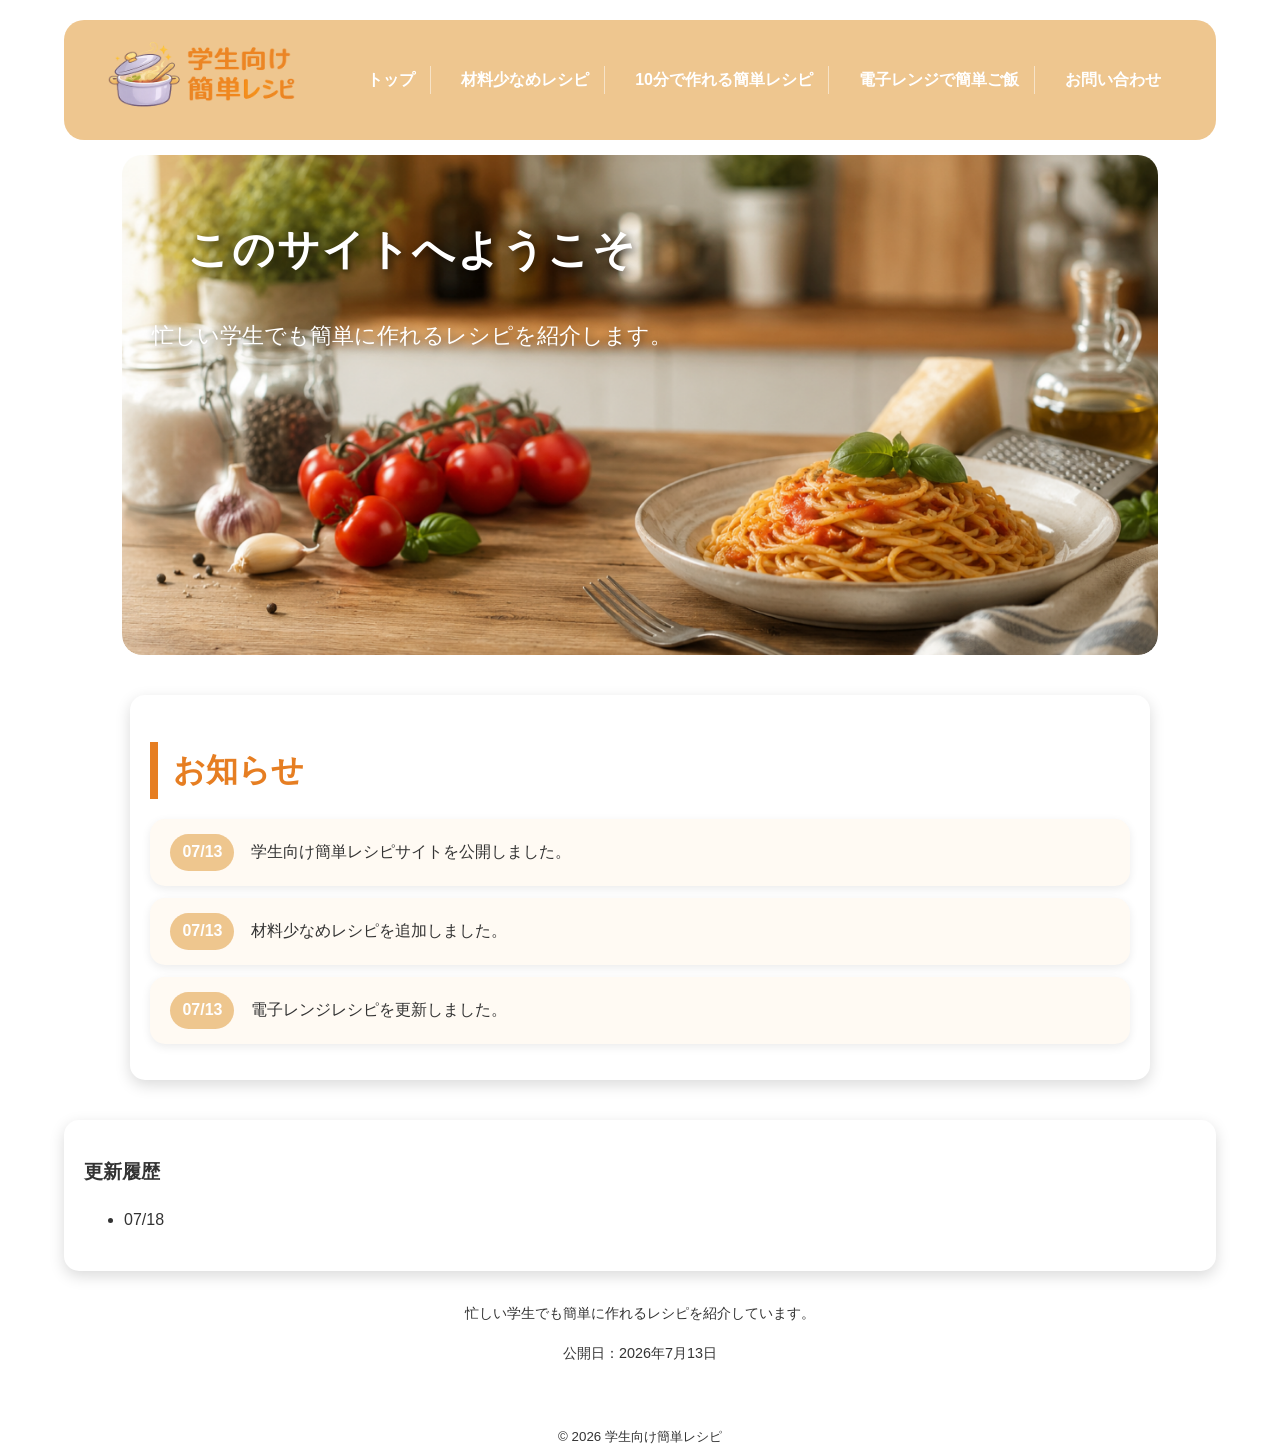
<file: index.html>
<!DOCTYPE html>
<html lang="ja">

<head>
    <meta charset="utf-8">
    <meta name="description" content="忙しい学生向けに、材料少なめ・10分・電子レンジで作れる簡単レシピを紹介するサイトです。">
    <meta name="viewport" content="width=device-width">
    <title>学生向け簡単レシピ</title>
    <link rel="stylesheet" href="css/mystyle.css">
</head>

<body>
<div class="container">
<header class="topbar">
    <div class="logo">
       <img src="image/logo.png"
         alt="学生向け簡単レシピ"
         width="500"
         height="250">
    </div>

    <nav>
    <ul>
        <li><a href="index.html">トップ</a></li>
        <li><a href="content1.html">材料少なめレシピ</a></li>
        <li><a href="content2.html">10分で作れる簡単レシピ</a></li>
        <li><a href="content3.html">電子レンジで簡単ご飯</a></li>
        <li><a href="content4.html">お問い合わせ</a></li>
    </ul>
</nav>
</header>

<header class="hero">
    <img src="image/main.png" alt="料理画像"  width="1200" height="600">

    <div class="catch">
        <h1>このサイトへようこそ</h1>
        <p>
            忙しい学生でも簡単に作れるレシピを紹介します。
        </p>
    </div>
</header>
<section class="news">
    <h2>お知らせ</h2>
    <ul>
        <li><time datetime="2026-07-13">07/13</time> 学生向け簡単レシピサイトを公開しました。</li>
        <li><time datetime="2026-07-13">07/13</time> 材料少なめレシピを追加しました。</li>
        <li><time datetime="2026-07-13">07/13</time> 電子レンジレシピを更新しました。</li>
    </ul>
</section>
<section class="update">
<h2>更新履歴</h2>
<ul>
<li><time datetime="2026-07-18">07/18</time><a href="content1.html#content4">材料少なめレシピに「鶏むね肉の照り焼き」を追加しました。</a></li>
</ul>
</section>
</div>
<footer>
<p>忙しい学生でも簡単に作れるレシピを紹介しています。</p>
<p>公開日：2026年7月13日</p>
<p>
<a href="https://validator.w3.org/" target="_blank">HTML Validator</a>
<a href="https://jigsaw.w3.org/css-validator/">CSS Validator</a>
</p>
<small>&copy; 2026 学生向け簡単レシピ</small>
</footer>
</body>
</html>
</file>
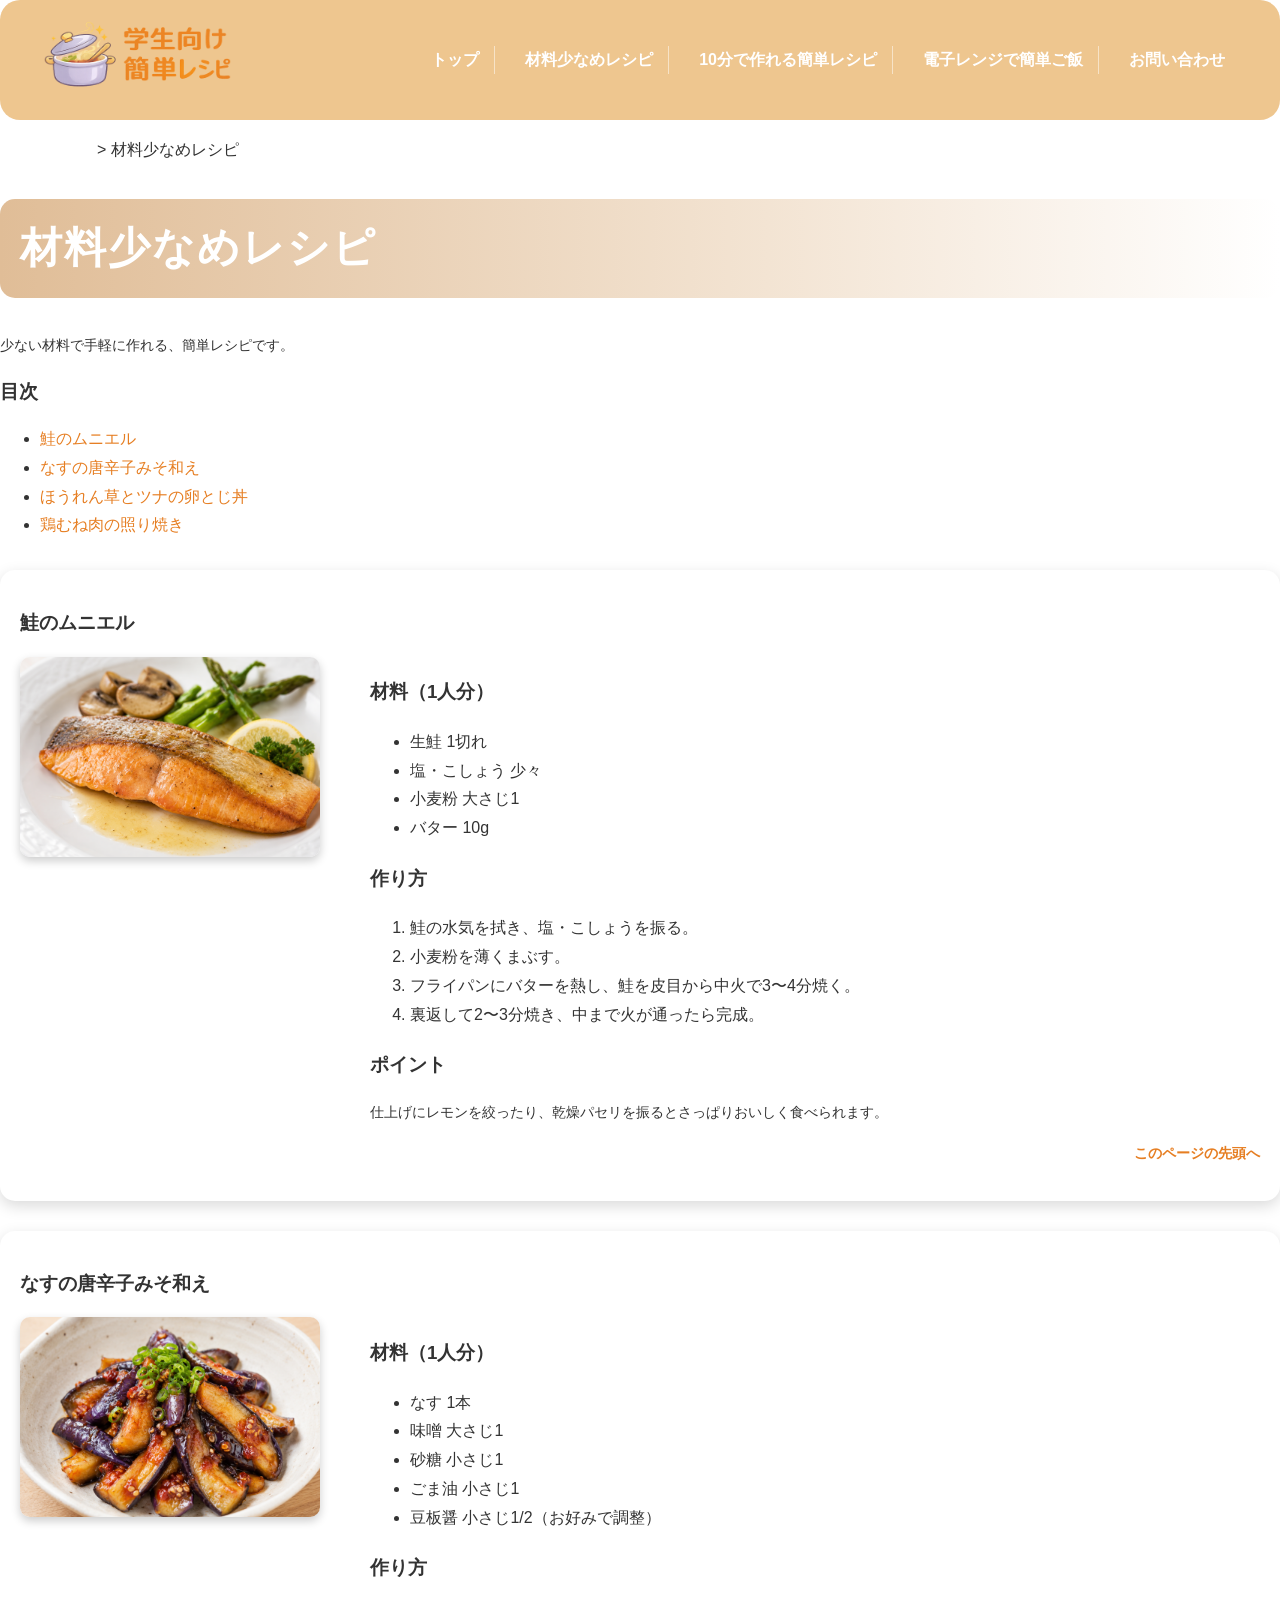
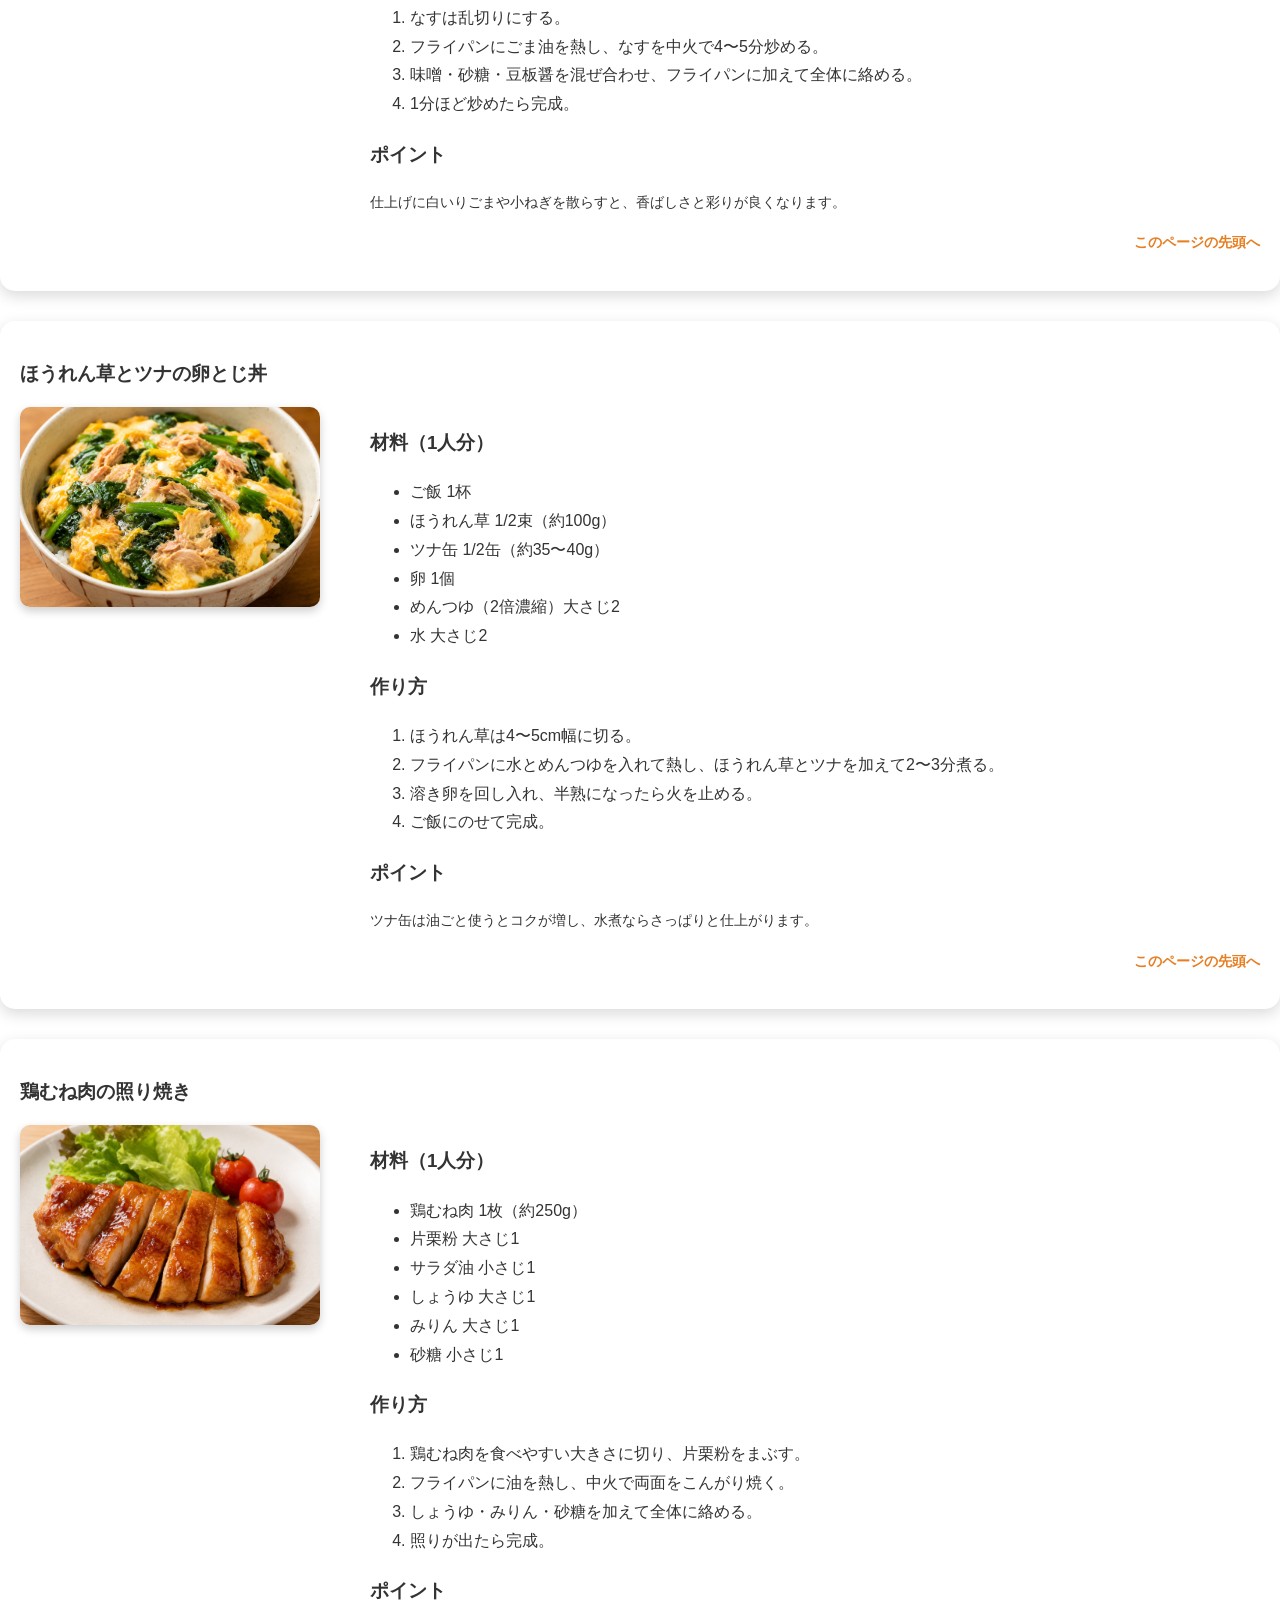
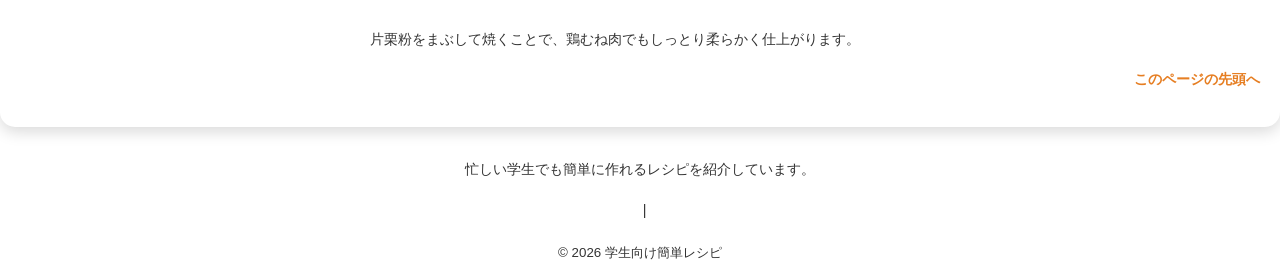
<file: content1.html>
<!DOCTYPE html>
<html lang="ja">
<head>
    <meta charset="utf-8">
    <meta name="description" content="忙しい学生向けの簡単レシピを紹介するWebサイトです。">
    <meta name="viewport" content="width=device-width">
    <title>材料少なめレシピ</title>
    <link rel="stylesheet" href="css/mystyle.css">
</head>
<body>
<header class="topbar">
    <div class="logo" id="pagetop">
       <img src="image/logo.png"
         alt="学生向け簡単レシピ"
         width="500"
         height="250">
    </div>

   <nav>
    <ul>
        <li><a href="index.html">トップ</a></li>
        <li><a href="content1.html">材料少なめレシピ</a></li>
        <li><a href="content2.html">10分で作れる簡単レシピ</a></li>
        <li><a href="content3.html">電子レンジで簡単ご飯</a></li>
        <li><a href="contact4.html">お問い合わせ</a></li>
    </ul>
</nav>
</header>
<article class="page">
<ol class="breadcrumb">
<li><a href="index.html">トップ</a>&nbsp;&nbsp;&gt;</li>
<li>材料少なめレシピ</li>
</ol>
<h1 class="sub-h1">材料少なめレシピ</h1>
<p>少ない材料で手軽に作れる、簡単レシピです。</p>
<h2>目次</h2>
<ul class="mokuji">
<li><a href="#content1">鮭のムニエル</a></li>
<li><a href="#content2">なすの唐辛子みそ和え</a></li>
<li><a href="#content3">ほうれん草とツナの卵とじ丼</a></li>
<li><a href="#content4">鶏むね肉の照り焼き</a></li>
</ul>
<section id="content1">
<h2>鮭のムニエル</h2>
<div class="recipe">
<img src="image/syake.png" width="400" height="300" alt="鮭のムニエル" class="point-img">
<div class="recipe-text">
<h3>材料（1人分）</h3>
<ul>
<li>生鮭 1切れ</li>
<li>塩・こしょう 少々</li>
<li>小麦粉 大さじ1</li>
<li>バター 10g</li>
</ul>
<h3>作り方</h3>
<ol>
<li>鮭の水気を拭き、塩・こしょうを振る。</li>
<li>小麦粉を薄くまぶす。</li>
<li>フライパンにバターを熱し、鮭を皮目から中火で3〜4分焼く。</li>
<li>裏返して2〜3分焼き、中まで火が通ったら完成。</li>
</ol>
<h3>ポイント</h3>
<p>仕上げにレモンを絞ったり、乾燥パセリを振るとさっぱりおいしく食べられます。</p>
<p class="sentou"><a href="#pagetop">このページの先頭へ</a></p>
</div>
</div>
</section>
<section id="content2">
<h2>なすの唐辛子みそ和え</h2>
<div class="recipe">
<img src="image/nasu.png" width="400" height="300" alt="なすの唐辛子みそ和え" class="point-img">
<div class="recipe-text">
<h3>材料（1人分）</h3>
<ul>
<li>なす 1本</li>
<li>味噌 大さじ1</li>
<li>砂糖 小さじ1</li>
<li>ごま油 小さじ1</li>
<li>豆板醤 小さじ1/2（お好みで調整）</li>
</ul>
<h3>作り方</h3>
<ol>
<li>なすは乱切りにする。</li>
<li>フライパンにごま油を熱し、なすを中火で4〜5分炒める。</li>
<li>味噌・砂糖・豆板醤を混ぜ合わせ、フライパンに加えて全体に絡める。</li>
<li>1分ほど炒めたら完成。</li>
</ol>
<h3>ポイント</h3>
<p>仕上げに白いりごまや小ねぎを散らすと、香ばしさと彩りが良くなります。</p>
<p class="sentou"><a href="#pagetop">このページの先頭へ</a></p>
</div>
</div>
</section>

<section id="content3">
<h2>ほうれん草とツナの卵とじ丼</h2>
<div class="recipe">
<img src="image/donn.png" width="400" height="300" alt="ほうれん草とツナの卵とじ丼" class="point-img">
<div class="recipe-text">
<h3>材料（1人分）</h3>
<ul>
<li>ご飯 1杯</li>
<li>ほうれん草 1/2束（約100g）</li>
<li>ツナ缶 1/2缶（約35〜40g）</li>
<li>卵 1個</li>
<li>めんつゆ（2倍濃縮）大さじ2</li>
<li>水 大さじ2</li>
</ul>
<h3>作り方</h3>
<ol>
<li>ほうれん草は4〜5cm幅に切る。</li>
<li>フライパンに水とめんつゆを入れて熱し、ほうれん草とツナを加えて2〜3分煮る。</li>
<li>溶き卵を回し入れ、半熟になったら火を止める。</li>
<li>ご飯にのせて完成。</li>
</ol>
<h3>ポイント</h3>
<p>ツナ缶は油ごと使うとコクが増し、水煮ならさっぱりと仕上がります。</p>
<p class="sentou"><a href="#pagetop">このページの先頭へ</a></p>
</div>
</div>
</section>
<section id="content4">
<h2>鶏むね肉の照り焼き</h2>
<div class="recipe">
<img src="image/teriyaki.png" width="400" height="300" alt="鶏むね肉の照り焼き" class="point-img">
<div class="recipe-text">
<h3>材料（1人分）</h3>
<ul>
<li>鶏むね肉 1枚（約250g）</li>
<li>片栗粉 大さじ1</li>
<li>サラダ油 小さじ1</li>
<li>しょうゆ 大さじ1</li>
<li>みりん 大さじ1</li>
<li>砂糖 小さじ1</li>
</ul>
<h3>作り方</h3>
<ol>
<li>鶏むね肉を食べやすい大きさに切り、片栗粉をまぶす。</li>
<li>フライパンに油を熱し、中火で両面をこんがり焼く。</li>
<li>しょうゆ・みりん・砂糖を加えて全体に絡める。</li>
<li>照りが出たら完成。</li>
</ol>
<h3>ポイント</h3>
<p>片栗粉をまぶして焼くことで、鶏むね肉でもしっとり柔らかく仕上がります。</p>
<p class="sentou"><a href="#pagetop">このページの先頭へ</a></p>
</div>
</div>
</section>
</article>
<footer>
<p>忙しい学生でも簡単に作れるレシピを紹介しています。</p>
<p>
<a href="https://validator.w3.org/">HTML Validator</a> |
<a href="https://jigsaw.w3.org/css-validator/">CSS Validator</a>
</p>
<small>&copy; 2026 学生向け簡単レシピ</small>
</footer>
</body>
</html>
</file>
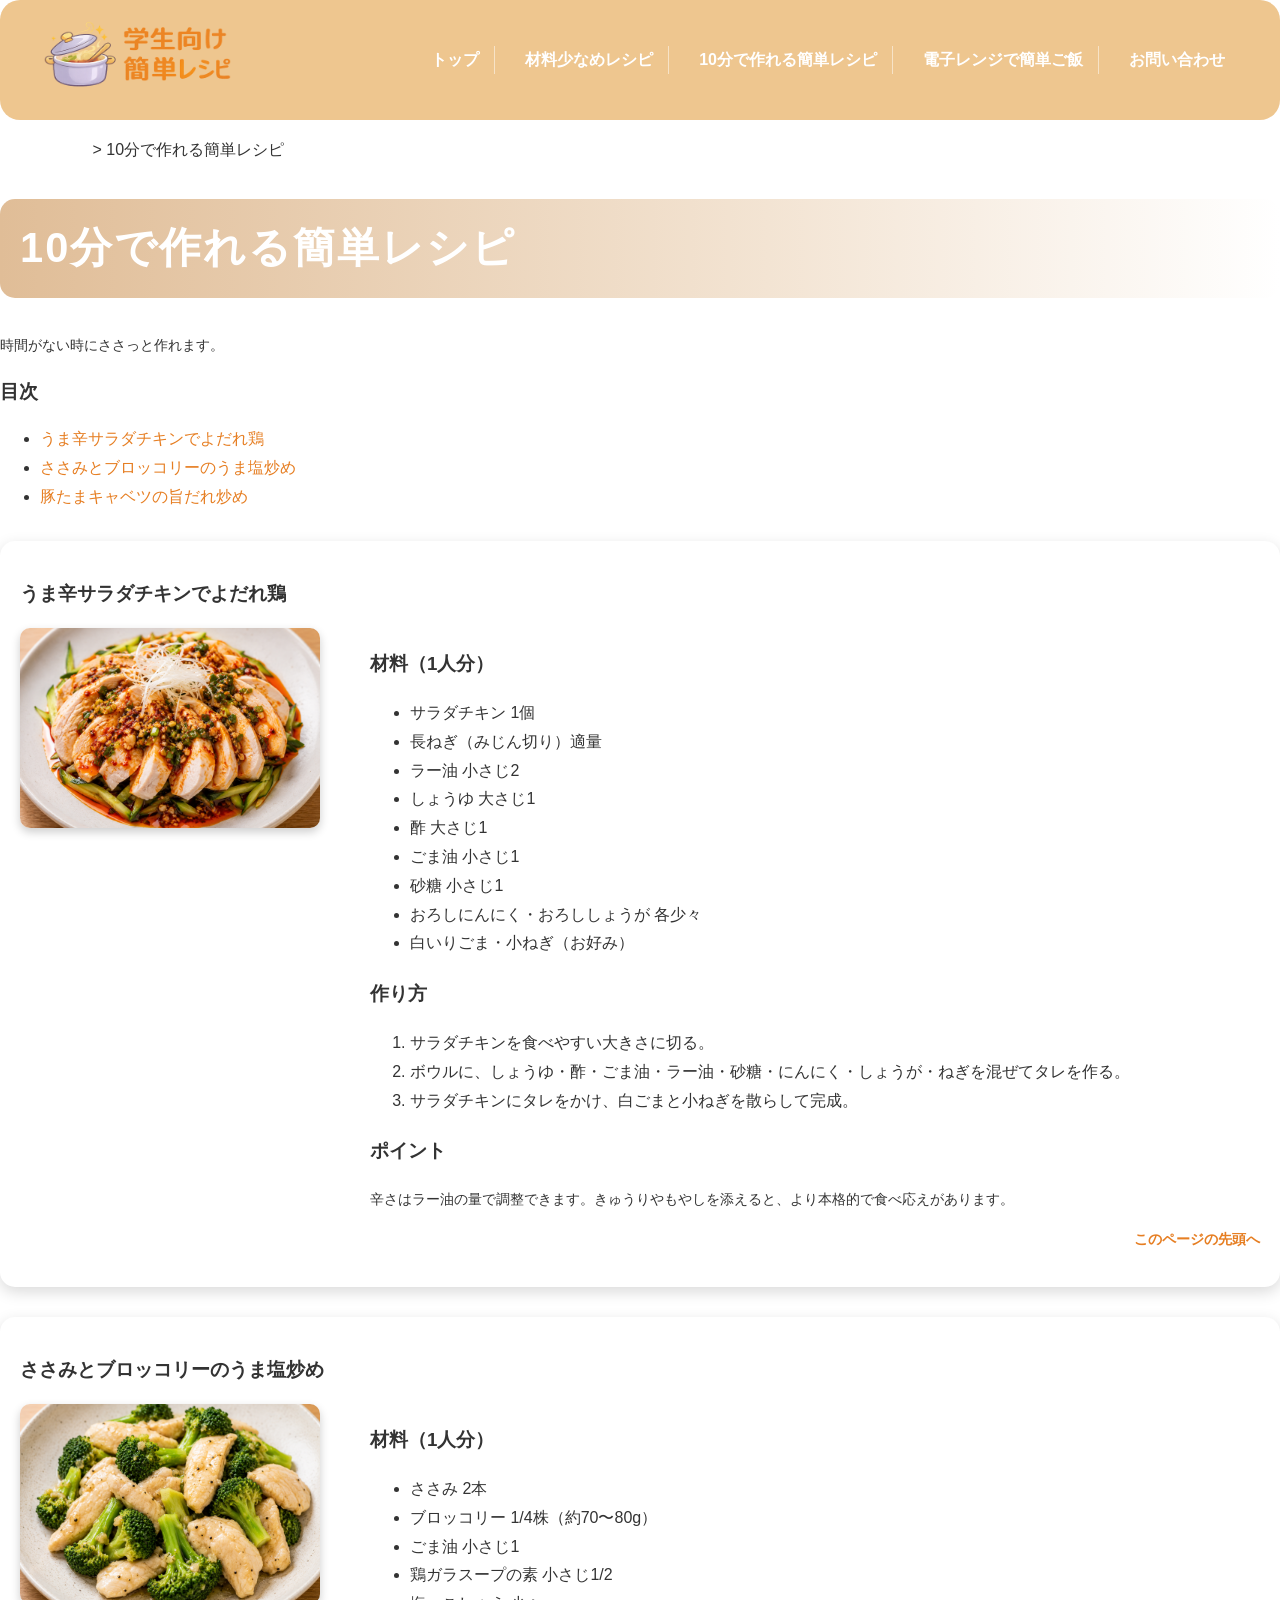
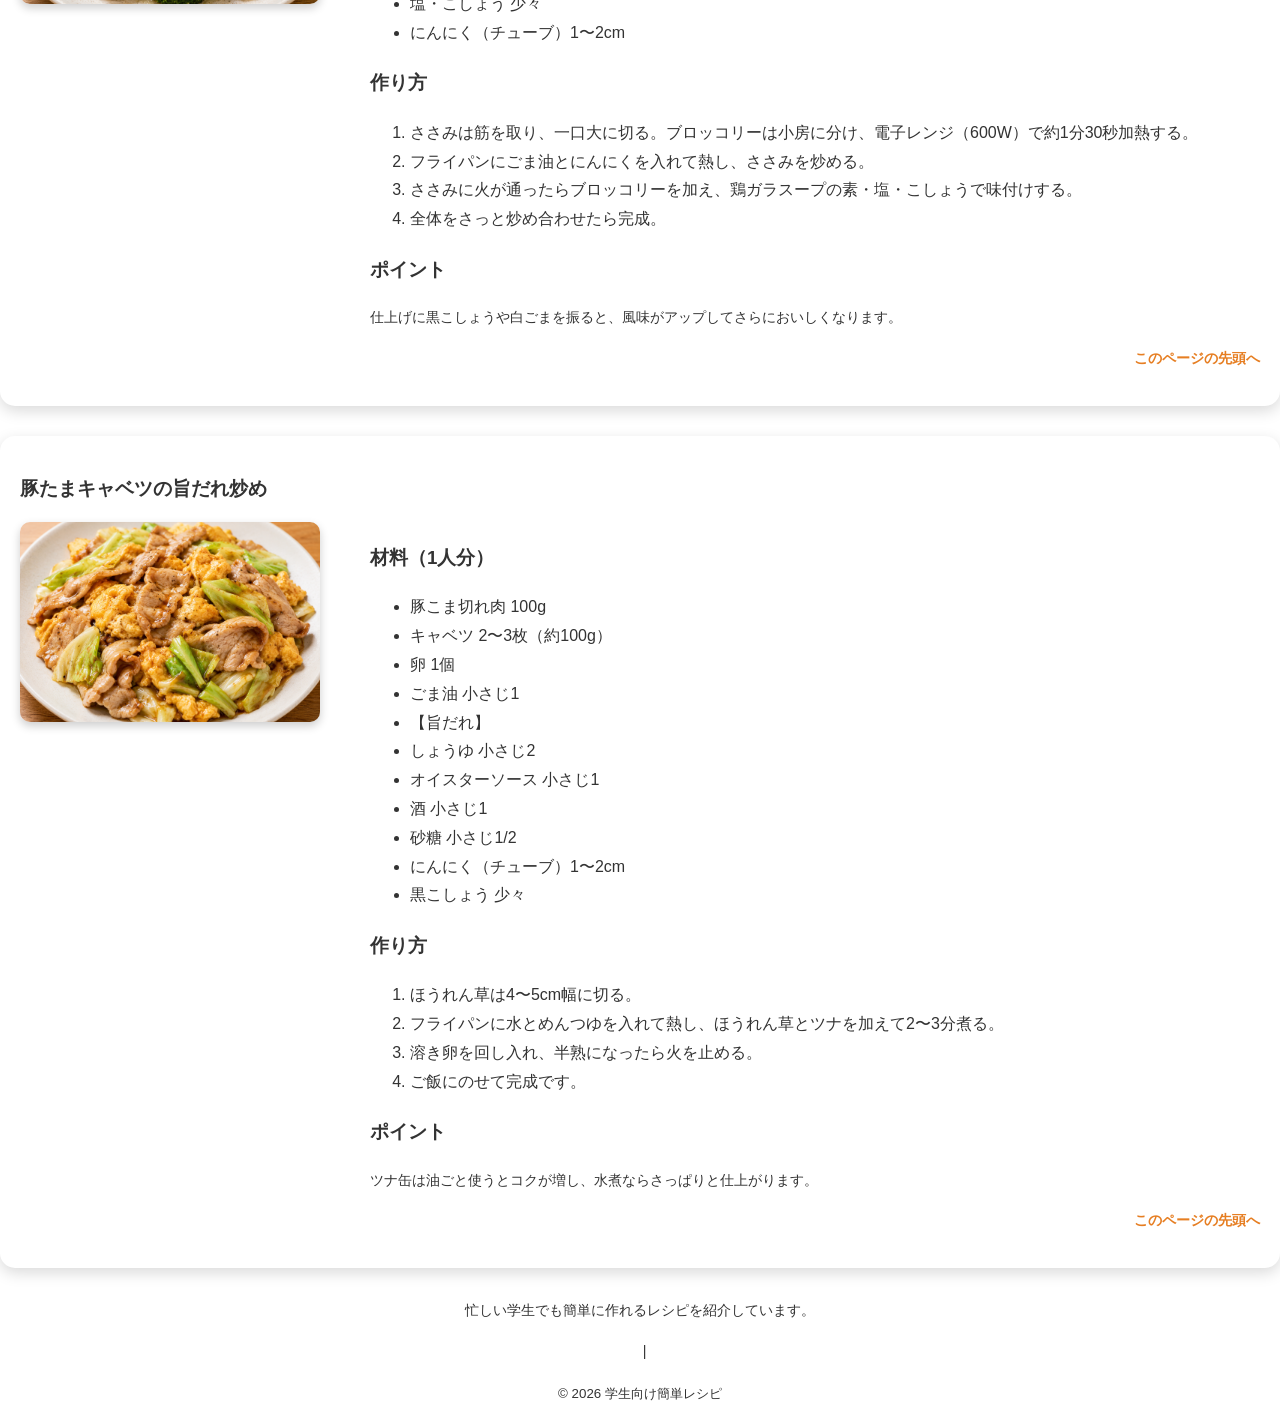
<file: content2.html>
<!DOCTYPE html>
<html lang="ja">
<head>
    <meta charset="utf-8">
    <meta name="description" content="忙しい学生向けの簡単レシピを紹介するWebサイトです。">
    <meta name="viewport" content="width=device-width">
    <title>10分で作れる簡単レシピ</title>
    <link rel="stylesheet" href="css/mystyle.css">
</head>
<body>
<header class="topbar">
    <div class="logo" id="pagetop">
       <img src="image/logo.png"
         alt="学生向け簡単レシピ"
         width="500"
         height="250">
    </div>

   <nav>
    <ul>
        <li><a href="index.html">トップ</a></li>
        <li><a href="content1.html">材料少なめレシピ</a></li>
        <li><a href="content2.html">10分で作れる簡単レシピ</a></li>
        <li><a href="content3.html">電子レンジで簡単ご飯</a></li>
        <li><a href="content4.html">お問い合わせ</a></li>
    </ul>
</nav>
</header>
<article class="page">
<ol class="breadcrumb">
<li><a href="index.html">トップ</a> &gt;</li>
<li>10分で作れる簡単レシピ</li>
</ol>
<h1 class="sub-h1">10分で作れる簡単レシピ</h1>
<p>時間がない時にささっと作れます。</p>
<h2>目次</h2>
<ul class="mokuji">
    <li><a href="#content1">うま辛サラダチキンでよだれ鶏</a></li>
    <li><a href="#content2">ささみとブロッコリーのうま塩炒め</a></li>
    <li><a href="#content3">豚たまキャベツの旨だれ炒め</a></li>
</ul>
<section id="content1">
<h2>うま辛サラダチキンでよだれ鶏</h2>
<div class="recipe">
<img src="image/tikinn.png" width="400" height="300" alt="うま辛サラダチキンでよだれ鶏" class="point-img">
<div class="recipe-text">
<h3>材料（1人分）</h3>
<ul>
<li>サラダチキン 1個</li>
<li>長ねぎ（みじん切り）適量</li>
<li>ラー油 小さじ2</li>
<li>しょうゆ 大さじ1</li>
<li>酢 大さじ1</li>
<li>ごま油 小さじ1</li>
<li>砂糖 小さじ1</li>
<li>おろしにんにく・おろししょうが 各少々</li>
<li>白いりごま・小ねぎ（お好み）</li>
</ul>
<h3>作り方</h3>
<ol>
<li>サラダチキンを食べやすい大きさに切る。</li>
<li>ボウルに、しょうゆ・酢・ごま油・ラー油・砂糖・にんにく・しょうが・ねぎを混ぜてタレを作る。</li>
<li>サラダチキンにタレをかけ、白ごまと小ねぎを散らして完成。</li>
</ol>
<h3>ポイント</h3>
<p>辛さはラー油の量で調整できます。きゅうりやもやしを添えると、より本格的で食べ応えがあります。</p>
<p class="sentou"><a href="#pagetop">このページの先頭へ</a></p>
</div>
</div>
</section>

<section id="content2">
<h2>ささみとブロッコリーのうま塩炒め</h2>
<div class="recipe">
<img src="image/burokkori-.png" width="400" height="300" alt="ささみとブロッコリーのうま塩炒め" class="point-img">
<div class="recipe-text">
<h3>材料（1人分）</h3>
<ul>
<li>ささみ 2本</li>
<li>ブロッコリー 1/4株（約70〜80g）</li>
<li>ごま油 小さじ1</li>
<li>鶏ガラスープの素 小さじ1/2</li>
<li>塩・こしょう 少々</li>
<li>にんにく（チューブ）1〜2cm</li>
</ul>
<h3>作り方</h3>
<ol>
<li>ささみは筋を取り、一口大に切る。ブロッコリーは小房に分け、電子レンジ（600W）で約1分30秒加熱する。</li>
<li>フライパンにごま油とにんにくを入れて熱し、ささみを炒める。</li>
<li>ささみに火が通ったらブロッコリーを加え、鶏ガラスープの素・塩・こしょうで味付けする。</li>
<li>全体をさっと炒め合わせたら完成。</li>
</ol>
<h3>ポイント</h3>
<p>仕上げに黒こしょうや白ごまを振ると、風味がアップしてさらにおいしくなります。</p>
<p class="sentou"><a href="#pagetop">このページの先頭へ</a></p>
</div>
</div>
</section>

<section id="content3">
<h2>豚たまキャベツの旨だれ炒め</h2>
<div class="recipe">
<img src="image/buta.png" width="400" height="300" alt="豚たまキャベツの旨だれ炒め" class="point-img">
<div class="recipe-text">
<h3>材料（1人分）</h3>
<ul>
<li>豚こま切れ肉 100g</li>
<li>キャベツ 2〜3枚（約100g）</li>
<li>卵 1個</li>
<li>ごま油 小さじ1</li>
<li>【旨だれ】</li>
<li>しょうゆ 小さじ2</li>
<li>オイスターソース 小さじ1</li>
<li>酒 小さじ1</li>
<li>砂糖 小さじ1/2</li>
<li>にんにく（チューブ）1〜2cm</li>
<li>黒こしょう 少々</li>
</ul>
<h3>作り方</h3>
<ol>
<li>ほうれん草は4〜5cm幅に切る。</li>
<li>フライパンに水とめんつゆを入れて熱し、ほうれん草とツナを加えて2〜3分煮る。</li>
<li>溶き卵を回し入れ、半熟になったら火を止める。</li>
<li>ご飯にのせて完成です。</li>
</ol>
<h3>ポイント</h3>
<p>ツナ缶は油ごと使うとコクが増し、水煮ならさっぱりと仕上がります。</p>
<p class="sentou"><a href="#pagetop">このページの先頭へ</a></p>
</div>
</div>
</section>
</article>
<footer>
<p>忙しい学生でも簡単に作れるレシピを紹介しています。</p>
<p>
<a href="https://validator.w3.org/">HTML Validator</a> |
<a href="https://jigsaw.w3.org/css-validator/">CSS Validator</a>
</p>
<small>&copy; 2026 学生向け簡単レシピ</small>
</footer>
</body>
</html>
</file>
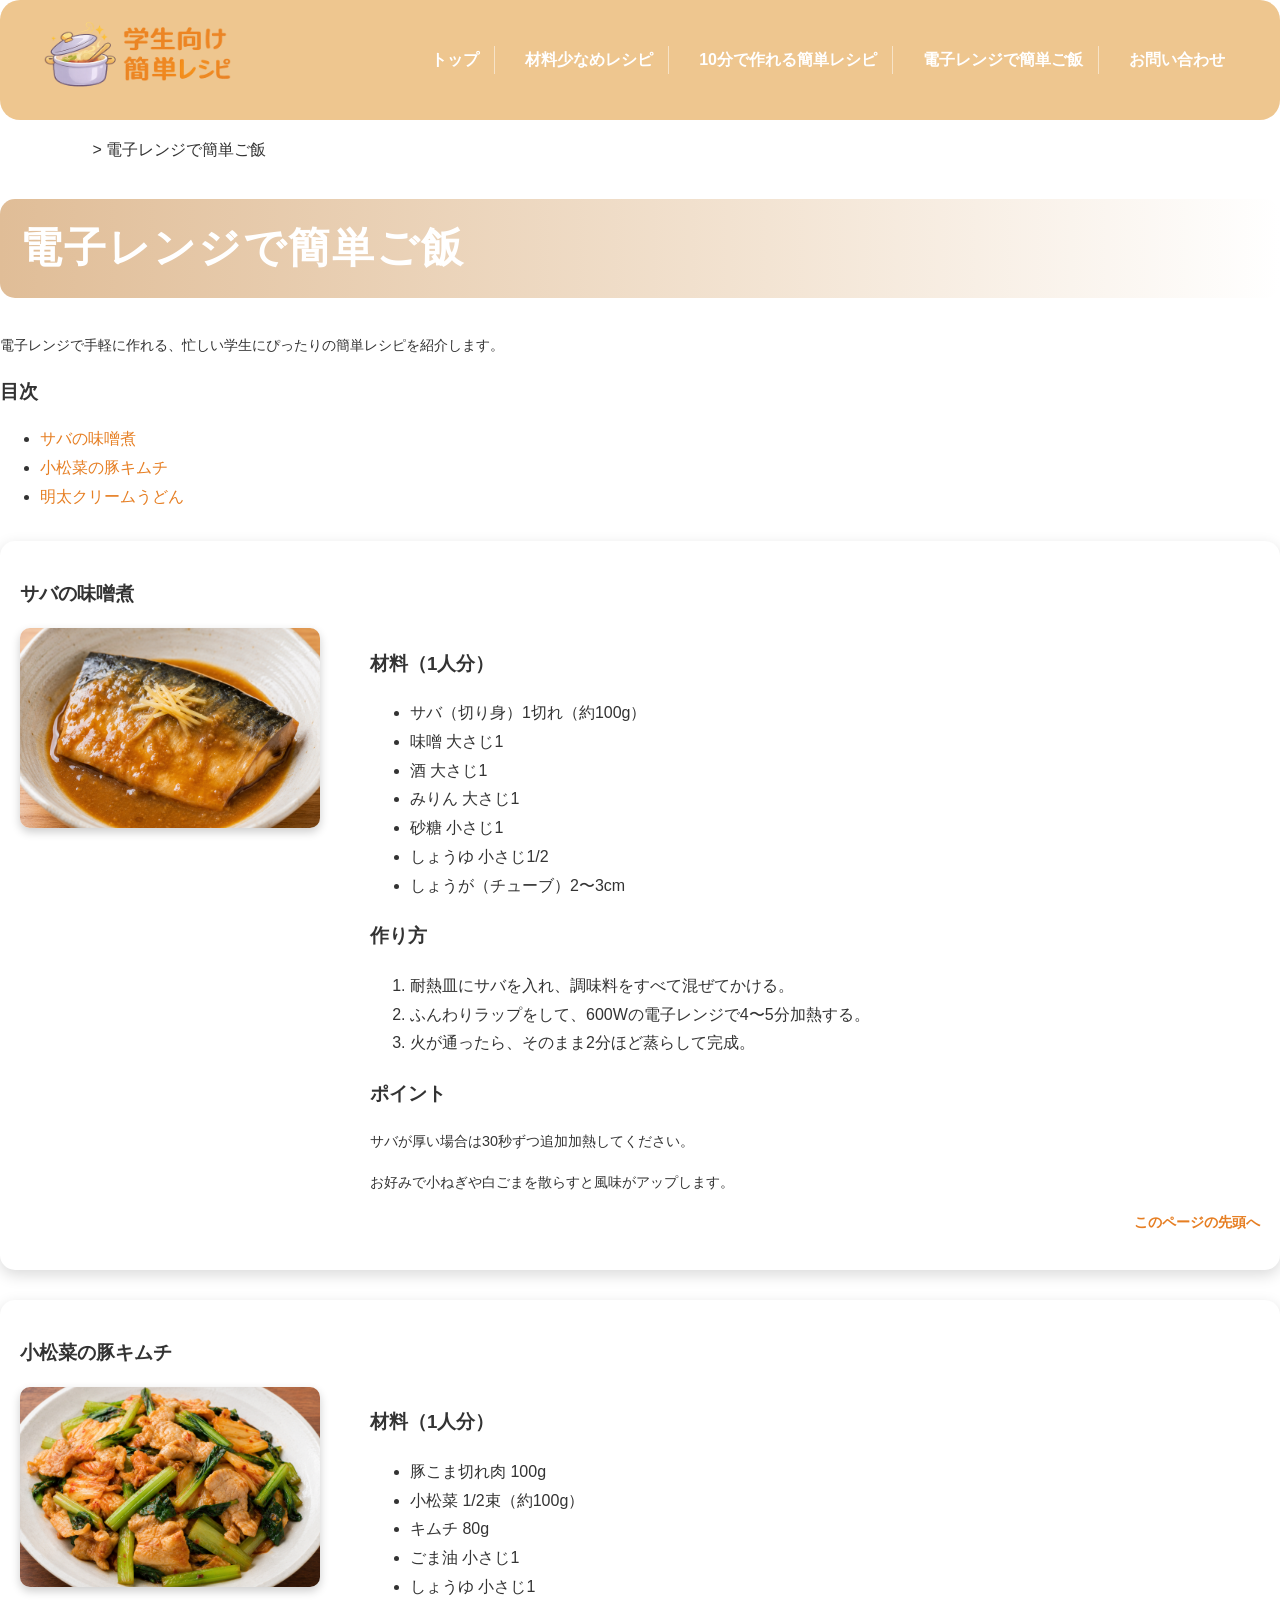
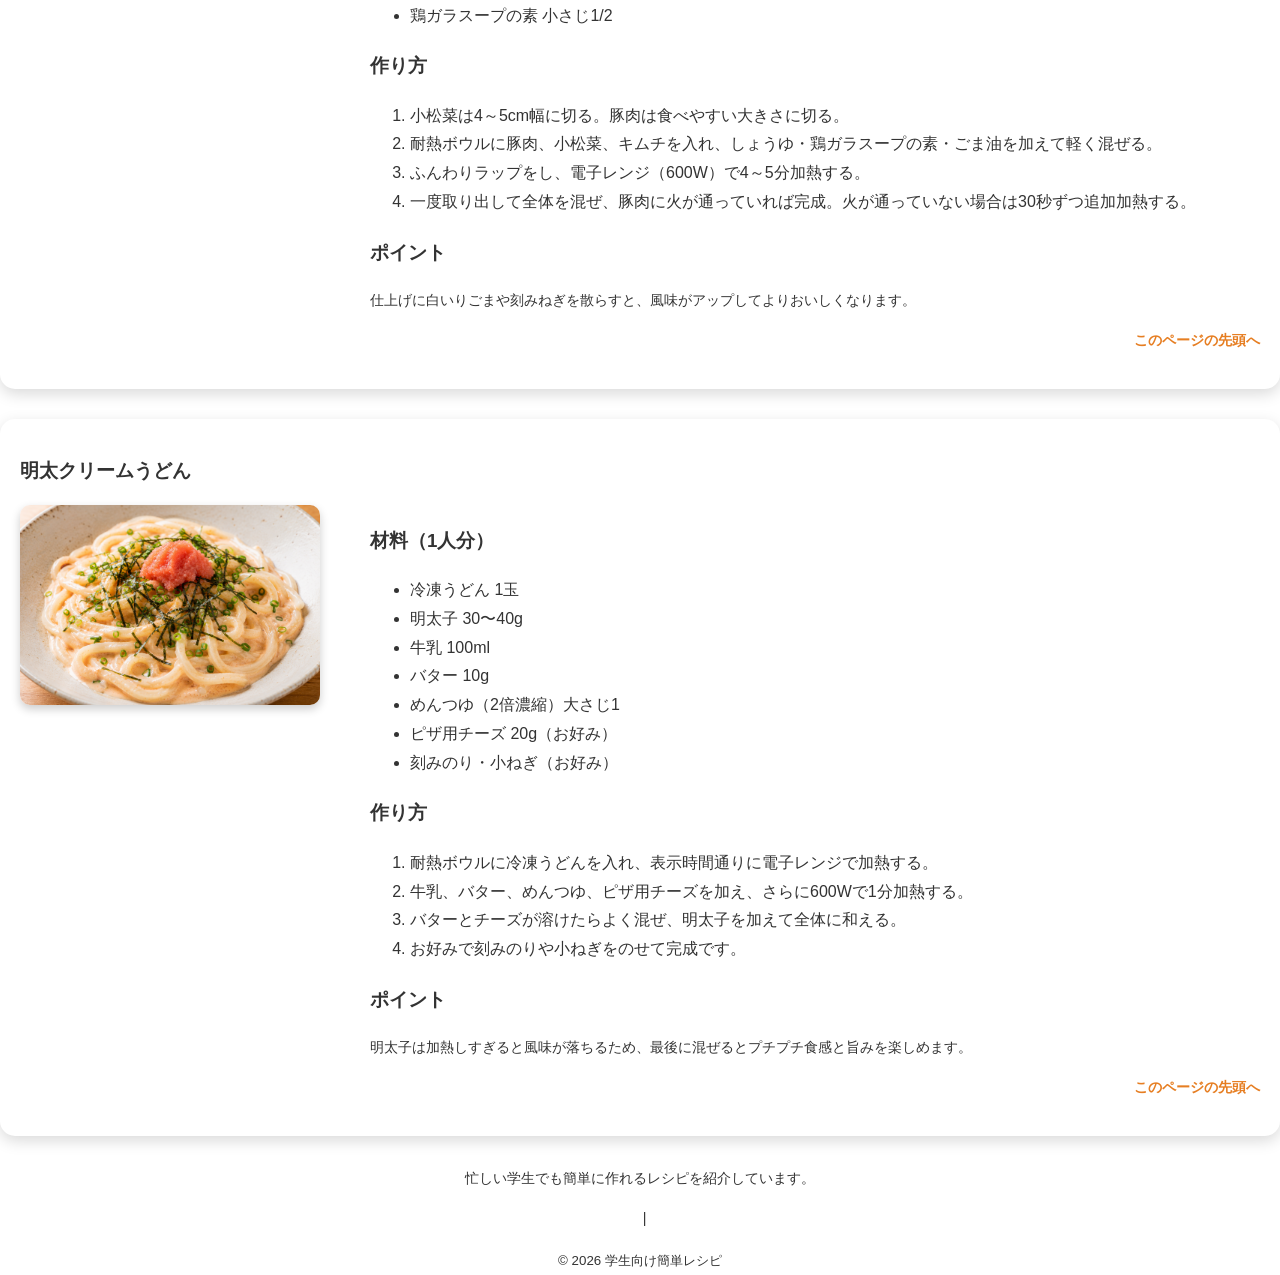
<file: content3.html>
<!DOCTYPE html>
<html lang="ja">
<head>
    <meta charset="utf-8">
    <meta name="description" content="忙しい学生向けの簡単レシピを紹介するWebサイトです。">
    <meta name="viewport" content="width=device-width">
    <title>電子レンジで簡単ご飯</title>
    <link rel="stylesheet" href="css/mystyle.css">
</head>
<body>
<header class="topbar">
    <div class="logo" id="pagetop">
       <img src="image/logo.png"
         alt="学生向け簡単レシピ"
         width="500"
         height="250">
    </div>

   <nav>
    <ul>
        <li><a href="index.html">トップ</a></li>
        <li><a href="content1.html">材料少なめレシピ</a></li>
        <li><a href="content2.html">10分で作れる簡単レシピ</a></li>
        <li><a href="content3.html">電子レンジで簡単ご飯</a></li>
        <li><a href="content4.html">お問い合わせ</a></li>
    </ul>
</nav>
</header>
<article class="page">
<ol class="breadcrumb">
<li><a href="index.html">トップ</a> &gt;</li>
<li>電子レンジで簡単ご飯</li>
</ol>
<h1 class="sub-h1">電子レンジで簡単ご飯</h1>
<p>電子レンジで手軽に作れる、忙しい学生にぴったりの簡単レシピを紹介します。</p>
<h2>目次</h2>
<ul class="mokuji">
    <li><a href="#content1">サバの味噌煮</a></li>
    <li><a href="#content2">小松菜の豚キムチ</a></li>
    <li><a href="#content3">明太クリームうどん</a></li>
</ul>
<section id="content1">
<h2>サバの味噌煮</h2>
<div class="recipe">
<img src="image/saba.png" width="400" height="300" alt="サバの味噌煮" class="point-img">
<div class="recipe-text">
<h3>材料（1人分）</h3>
<ul>
<li>サバ（切り身）1切れ（約100g）</li>
<li>味噌 大さじ1</li>
<li>酒 大さじ1</li>
<li>みりん 大さじ1</li>
<li>砂糖 小さじ1</li>
<li>しょうゆ 小さじ1/2</li>
<li>しょうが（チューブ）2〜3cm</li>
</ul>
<h3>作り方</h3>
<ol>
<li>耐熱皿にサバを入れ、調味料をすべて混ぜてかける。</li>
<li>ふんわりラップをして、600Wの電子レンジで4〜5分加熱する。</li>
<li>火が通ったら、そのまま2分ほど蒸らして完成。</li>
</ol>
<h3>ポイント</h3>
<p>サバが厚い場合は30秒ずつ追加加熱してください。</p>
<p>お好みで小ねぎや白ごまを散らすと風味がアップします。</p>
<p class="sentou"><a href="#">このページの先頭へ</a></p>
</div>
</div>
</section>

<section id="content2">
<h2>小松菜の豚キムチ</h2>
<div class="recipe">
<img src="image/kimuti.png" width="400" height="300" alt="小松菜の豚キムチ" class="point-img">
<div class="recipe-text">
<h3>材料（1人分）</h3>
<ul>
<li>豚こま切れ肉 100g</li>
<li>小松菜 1/2束（約100g）</li>
<li>キムチ 80g</li>
<li>ごま油 小さじ1</li>
<li>しょうゆ 小さじ1</li>
<li>鶏ガラスープの素 小さじ1/2</li>
</ul>
<h3>作り方</h3>
<ol>
<li>小松菜は4～5cm幅に切る。豚肉は食べやすい大きさに切る。</li>
<li>耐熱ボウルに豚肉、小松菜、キムチを入れ、しょうゆ・鶏ガラスープの素・ごま油を加えて軽く混ぜる。</li>
<li>ふんわりラップをし、電子レンジ（600W）で4～5分加熱する。</li>
<li>一度取り出して全体を混ぜ、豚肉に火が通っていれば完成。火が通っていない場合は30秒ずつ追加加熱する。</li>
</ol>
<h3>ポイント</h3>
<p>仕上げに白いりごまや刻みねぎを散らすと、風味がアップしてよりおいしくなります。</p>
<p class="sentou"><a href="#">このページの先頭へ</a></p>
</div>
</div>
</section>

<section id="content3">
<h2>明太クリームうどん</h2>
<div class="recipe">
<img src="image/menntaiko.png" width="400" height="300" alt="明太クリームうどん" class="point-img">
<div class="recipe-text">
<h3>材料（1人分）</h3>
<ul>
<li>冷凍うどん 1玉</li>
<li>明太子 30〜40g</li>
<li>牛乳 100ml</li>
<li>バター 10g</li>
<li>めんつゆ（2倍濃縮）大さじ1</li>
<li>ピザ用チーズ 20g（お好み）</li>
<li>刻みのり・小ねぎ（お好み）</li>
</ul>
<h3>作り方</h3>
<ol>
<li>耐熱ボウルに冷凍うどんを入れ、表示時間通りに電子レンジで加熱する。</li>
<li>牛乳、バター、めんつゆ、ピザ用チーズを加え、さらに600Wで1分加熱する。</li>
<li>バターとチーズが溶けたらよく混ぜ、明太子を加えて全体に和える。</li>
<li>お好みで刻みのりや小ねぎをのせて完成です。</li>
</ol>
<h3>ポイント</h3>
<p>明太子は加熱しすぎると風味が落ちるため、最後に混ぜるとプチプチ食感と旨みを楽しめます。</p>
<p class="sentou"><a href="#">このページの先頭へ</a></p>
</div>
</div>
</section>
</article>
<footer>
<p>忙しい学生でも簡単に作れるレシピを紹介しています。</p>
<p>
<a href="https://validator.w3.org/">HTML Validator</a> |
<a href="https://jigsaw.w3.org/css-validator/">CSS Validator</a>
</p>
<small>&copy; 2026 学生向け簡単レシピ</small>
</footer>
</body>
</html>
</file>
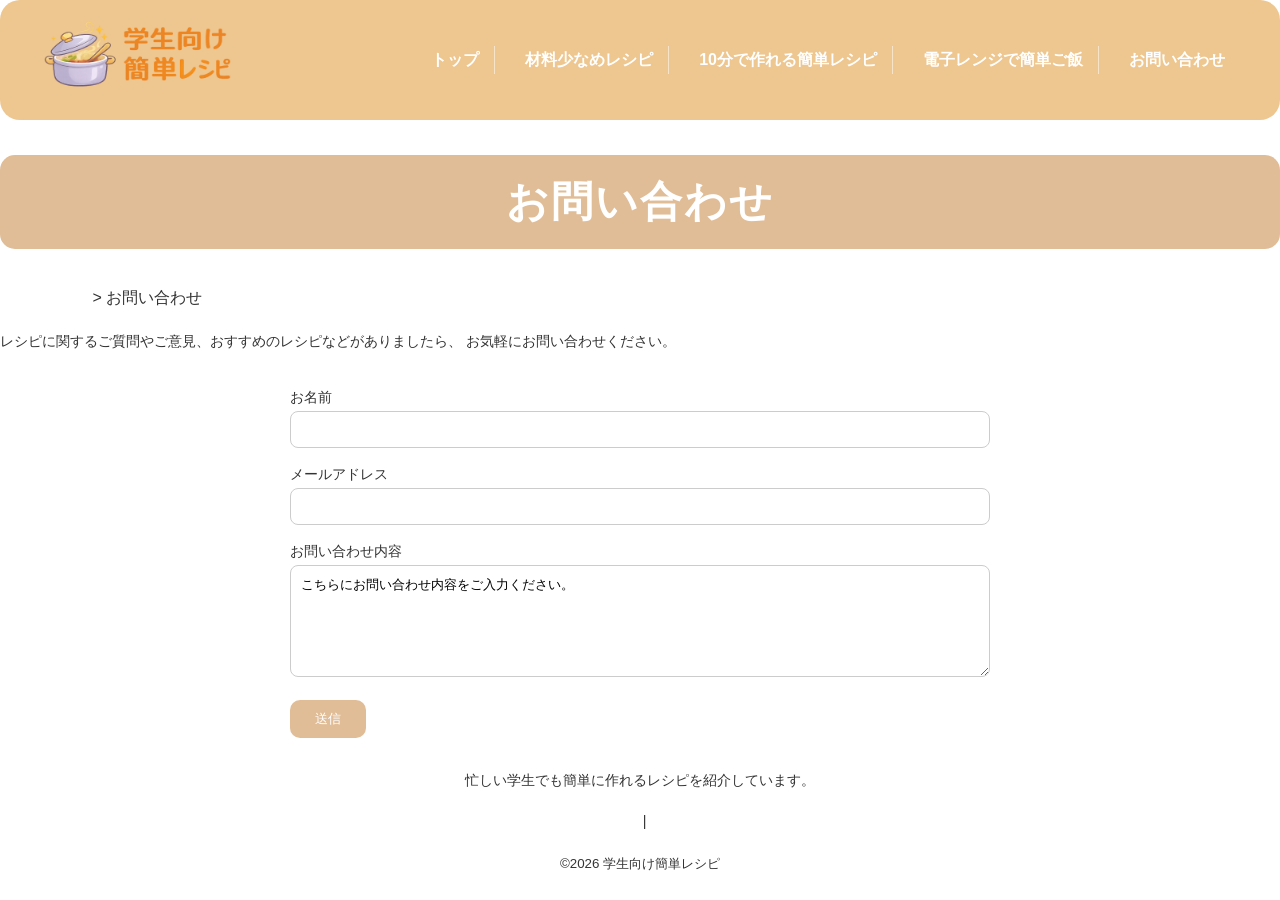
<file: content4.html>
<!DOCTYPE html>
<html lang="ja">
<head>
<meta charset="UTF-8">
<meta name="description" content="学生向け簡単レシピサイトのお問い合わせページです。">
<meta name="viewport" content="width=device-width">
<title>お問い合わせ</title>
<link rel="stylesheet" href="css/mystyle.css">
</head>
<body>
<header class="topbar">
<div class="logo">
    <img src="image/logo.png"
    alt="学生向け簡単レシピ"
    width="500"
    height="250">
</div>
<nav>
<ul>
    <li><a href="index.html">トップ</a></li>
    <li><a href="content1.html">材料少なめレシピ</a></li>
    <li><a href="content2.html">10分で作れる簡単レシピ</a></li>
    <li><a href="content3.html">電子レンジで簡単ご飯</a></li>
    <li><a href="content4.html">お問い合わせ</a></li>
</ul>
</nav>
</header>
<article class="page">
<h1>お問い合わせ</h1>
<ol class="breadcrumb">
<li><a href="index.html">トップ</a> &gt;</li>
<li>お問い合わせ</li>
</ol>
<p>
レシピに関するご質問やご意見、おすすめのレシピなどがありましたら、
お気軽にお問い合わせください。
</p>
<form action="#" method="post">
<p>
<label for="name">お名前</label><br>
<input type="text" id="name" name="name" value="">
</p>
<p>
<label for="mail">メールアドレス</label><br>
<input type="email" id="mail" name="mail" value="">
</p>
<p>
<label for="message">お問い合わせ内容</label><br>
<textarea
id="message"
name="message"
rows="6"
accesskey="m"
tabindex="3">こちらにお問い合わせ内容をご入力ください。</textarea>
</p>
<p>
<input type="submit" value="送信">
</p>
</form>
</article>
<footer>
<p>忙しい学生でも簡単に作れるレシピを紹介しています。</p>
<p>
<a href="https://validator.w3.org/">HTML Validator</a> |
<a href="https://jigsaw.w3.org/css-validator/">CSS Validator</a>
</p>
<small>&copy;2026 学生向け簡単レシピ</small>
</footer>
</body>
</html>
</file>
<file: css/mystyle.css>
@charset "utf-8";
h1{
    color: #fff;
    background-color: #e0bd97;
    border-radius: 15px;
    padding: 10px;
    text-align: center;
    font-size: 260%;
    font-weight: bold;
    letter-spacing: 2px;
}
.welcome{
    color: #fff;
    background-color: #e0bd97;
    font-size: 300%;
    font-weight: bold;
    border-radius: 15px;
    padding: 10px;
    text-align: center;
}
body{
    margin:0;
    background-color:#ffffff;
    color:#333333;
    font-family:"Yu Gothic UI","メイリオ","Hiragino Maru Gothic ProN",sans-serif;
    line-height:1.8;
}
p{
	font-size: 90%;
}
h2{
	font-size: 120%;
}
footer{
	text-align: center;
}
.hero{
    position:relative;
    height:500px;
    overflow:hidden;
    width:90%;
    max-width:1200px;
    margin:15px auto 0 auto;
    border-radius:20px;
}
.hero img{
    width:100%;
    height:100%;
    object-fit:cover;
    border-radius:0 0 20px 20px;
}
.hero::before{
    content:"";
    position:absolute;
    inset:0;
}
.catch{
    position:absolute;
    top:30px;
    left:30px;
    color:white;
    z-index:1;
}

.catch h1{
    background:none;
    color:white;
    padding:0;
    border-radius:0;
    text-shadow:3px 3px 8px rgba(0,0,0,0.7);
}
.catch p{
    font-size:140%;
    text-shadow:2px 2px 8px rgba(0,0,0,.5);
}
.topbar{
    background-color:#edc389f0;
    color:white;
    display:flex;
    justify-content:space-between;
    align-items:center;
    padding:15px 40px;
    border-radius:20px;
}
.logo{
    color:white;
    font-size:32px;
    font-weight:bold;
}
.topbar ul{
    list-style:none;
    display:flex;
    gap:30px;
    margin:0;
    padding:0;
}

.topbar a{
    color:white;
    text-decoration:none;
    font-weight:bold;
}
.topbar li{
    border-right:1px solid rgba(255,255,255,0.5);
    padding-right:15px;
}
.topbar li:last-child{
    border-right:none;
}
.container{
    width:90%;
    max-width:1200px;
    margin:20px auto;
}
nav li:hover{
    opacity: 0.7;
}
@media(max-width:600px){
.catch{
    top:50px;
    left:50px;
}
.catch h1{
    font-size:350%;
}
.catch p{
    font-size:100%;
}
}
.logo img{
    height:90px;
    width:auto;
    display:block;
}
.news{
    width:85%;
    margin:40px auto;
}
.news h2{
    color:#e67e22;
    font-size:200%;
    font-weight:bold;
    border-left:8px solid #e67e22;
    padding-left:15px;
    margin-bottom:20px;
}
.news ul{
    list-style:none;
    padding:0;
}
.news li{
    background:#fffaf3;
    border-radius:15px;
    padding:15px 20px;
    margin-bottom:12px;
    box-shadow:0 3px 10px rgba(0,0,0,0.08);
}
.news time{
    display:inline-block;
    background:#edc389f0;
    color:white;
    border-radius:20px;
    padding:4px 12px;
    margin-right:12px;
    font-weight:bold;
}
.point-list{
    list-style-image:url("../image/pot.png");
    margin-left:25px;
}
.point-img{
    width: 300px;
    height: 200px;
    object-fit: cover;
    border-radius: 10px;
    box-shadow: 0 4px 10px rgba(0,0,0,0.2);
    float:left;
    margin-right:20px;
    margin-bottom:10px;
}
section{
    background:#fff;
    padding:20px;
    margin:30px 0;
    border-radius:15px;
    box-shadow:0 5px 15px rgba(0,0,0,0.15);
}
.recipe{
    display: flex;
    gap: 30px;
    align-items: flex-start;
}
.recipe-text{
    flex: 1;
}
@media(max-width:700px){
.recipe{
    flex-direction: column;
}
.point-img{
    width:100%;
    height:auto;
}
}
.sub-h1{
    background: linear-gradient(to right, #e0bd97 0%, #f3e4d3 60%, #ffffff 100%);
    color: #ffffff;
    text-align: left;
    padding: 12px 20px;
    border-radius: 15px;
    font-size: 260%;
    font-weight: bold;
    letter-spacing: 2px;
}
.breadcrumb li{
    display:inline;
}
.clear{
    clear:both;
}
a:link{
    color:#ffffff;
}
a:visited{
    color:#be4e03;
}
a:hover{
    color:#ffe8b3;
}
a:active{
    color:#ff9900;
}
a:link{
    color:#ffffff;
}
a:visited{
    color:#be4e03;
}
a:hover{
    color:#ffe8b3;
}
a:active{
    color:#ff9900;
}
.mokuji a:link{
    color:#e67e22;
    text-decoration:none;
}
.mokuji a:visited{
    color:#c45a00;
}
.mokuji a:hover{
    color:#ff9900;
    text-decoration:underline;
}
.mokuji a:active{
    color:#d35400;
}
.sentou{
    text-align:right;
}
.sentou a:link{
    color:#e67e22;
    text-decoration:none;
    font-weight:bold;
}
.sentou a:visited{
    color:#c45a00;
}
.sentou a:hover{
    color:#ff9900;
    text-decoration:underline;
}
.sentou a:active{
    color:#d35400;
}
form{
    width:80%;
    max-width:700px;
    margin:30px auto;
}
input[type="text"],
input[type="email"],
textarea{
    width:100%;
    padding:10px;
    border:1px solid #ccc;
    border-radius:8px;
    box-sizing:border-box;
}
input[type="submit"]{
    background:#e0bd97;
    color:white;
    border:none;
    padding:10px 25px;
    border-radius:10px;
    cursor:pointer;
}
input[type="submit"]:hover{
    background:#d89f63;
}
@media print{
.topbar{
    display:none;
}
.hero{
    height:auto;
}
.hero img{
    height:auto;
}
footer{
    display:none;
}
}
</file>
